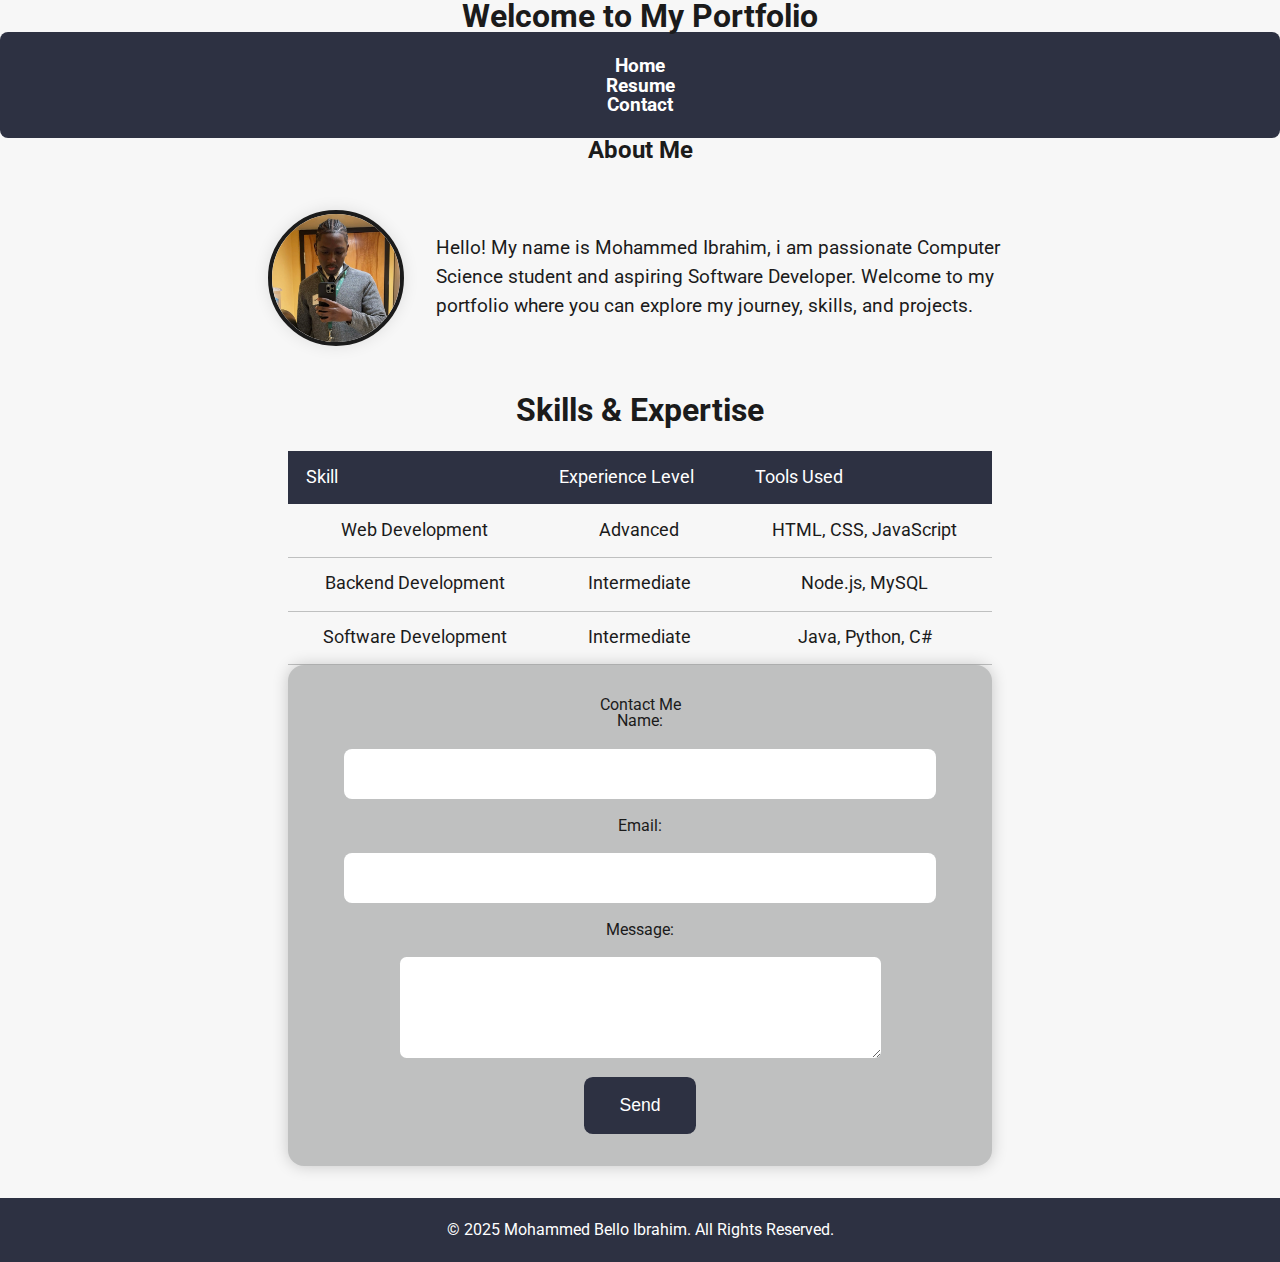
<file: index.html>
<!DOCTYPE html>
<html lang="en">
<head>
    <meta charset="UTF-8">
    <meta name="viewport" content="width=device-width, initial-scale=1.0">
    <title>Mohammed Bello Ibrahim - Portfolio</title>


    <!-- Main Styles -->
    <link rel="stylesheet" href="styles/main.css">

    <!-- Google Font -->
    <link href="https://fonts.googleapis.com/css2?family=Roboto:wght@300;400;700&display=swap" rel="stylesheet">
</head>
<body id="portfolio-page">
    
    <!-- Header Section -->
    <header class="portfolio-header">
        <h1>Welcome to My Portfolio</h1>
        <nav>
            <ul>
                <li><a href="index.html">Home</a></li>
                <li><a href="resume.html">Resume</a></li>
                <li><a href="#contact">Contact</a></li>
            </ul>
        </nav>
    </header>

    <!-- About Me Section -->
    <section id="about">
        <h2>About Me</h2>
        <div class="about-container">
            <img src="images/profile.jpg" alt="Mohammed Bello Ibrahim">
            <p>Hello! My name is Mohammed Ibrahim, i am passionate Computer Science student and aspiring Software Developer. 
               Welcome to my portfolio where you can explore my journey, skills, and projects.</p>
        </div>
    </section>

    <!-- Skills Table -->
    <section id="skills">
        <h2>Skills & Expertise</h2>
        <table>
            <thead>
                <tr>
                    <th>Skill</th>
                    <th>Experience Level</th>
                    <th>Tools Used</th>
                </tr>
            </thead>
            <tbody>
                <tr>
                    <td>Web Development</td>
                    <td>Advanced</td>
                    <td>HTML, CSS, JavaScript</td>
                </tr>
                <tr>
                    <td>Backend Development</td>
                    <td>Intermediate</td>
                    <td>Node.js, MySQL</td>
                </tr>
                <tr>
                    <td>Software Development</td>
                    <td>Intermediate</td>
                    <td>Java, Python, C#</td>
                </tr>
            </tbody>
        </table>
    </section>

    <!-- Contact Section -->
    <section id="contact">
        <h2>Contact Me</h2>
        <form>
            <label for="name">Name:</label>
            <input type="text" id="name" required>

            <label for="email">Email:</label>
            <input type="email" id="email" required>

            <label for="message">Message:</label>
            <textarea id="message" rows="5" required></textarea>

            <button type="submit">Send</button>
        </form>
    </section>

    <!-- Footer -->
    <footer>
        <p>© 2025 Mohammed Bello Ibrahim. All Rights Reserved.</p>
    </footer>

</body>
</html>
</file>
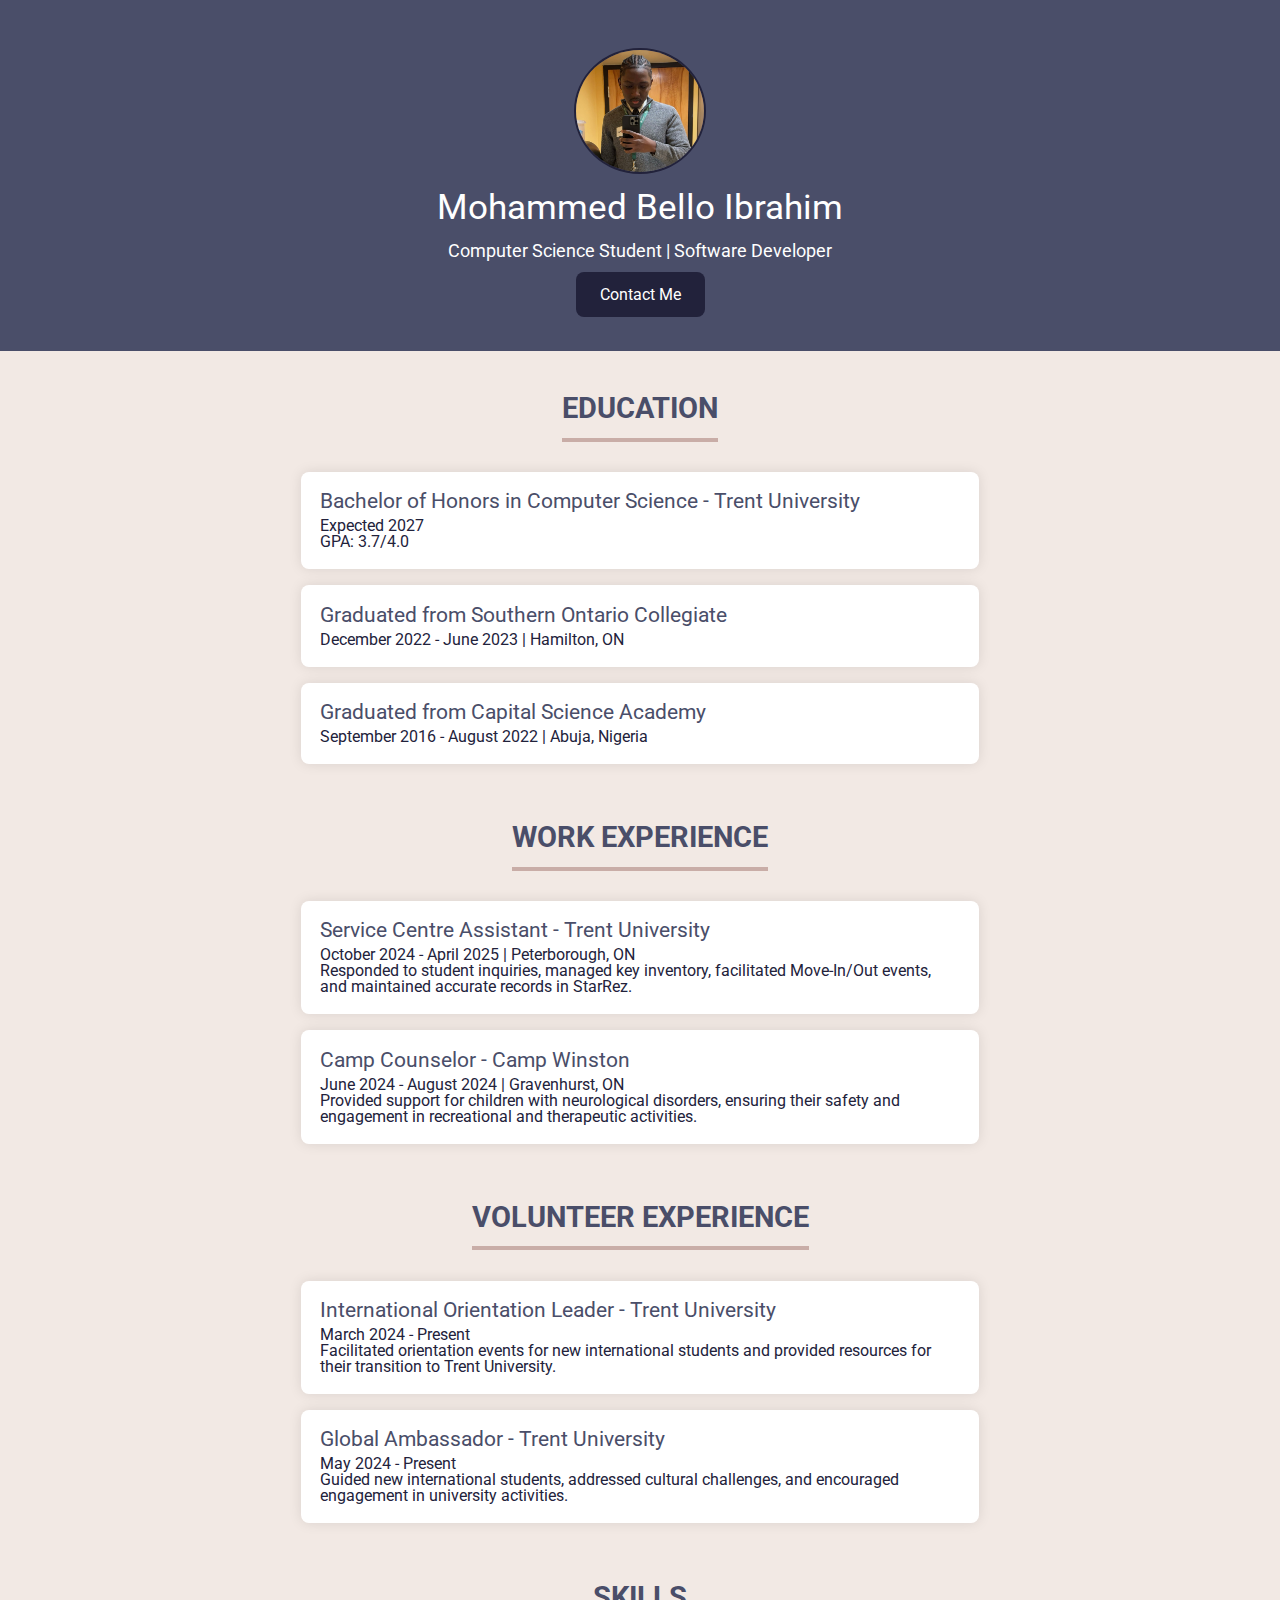
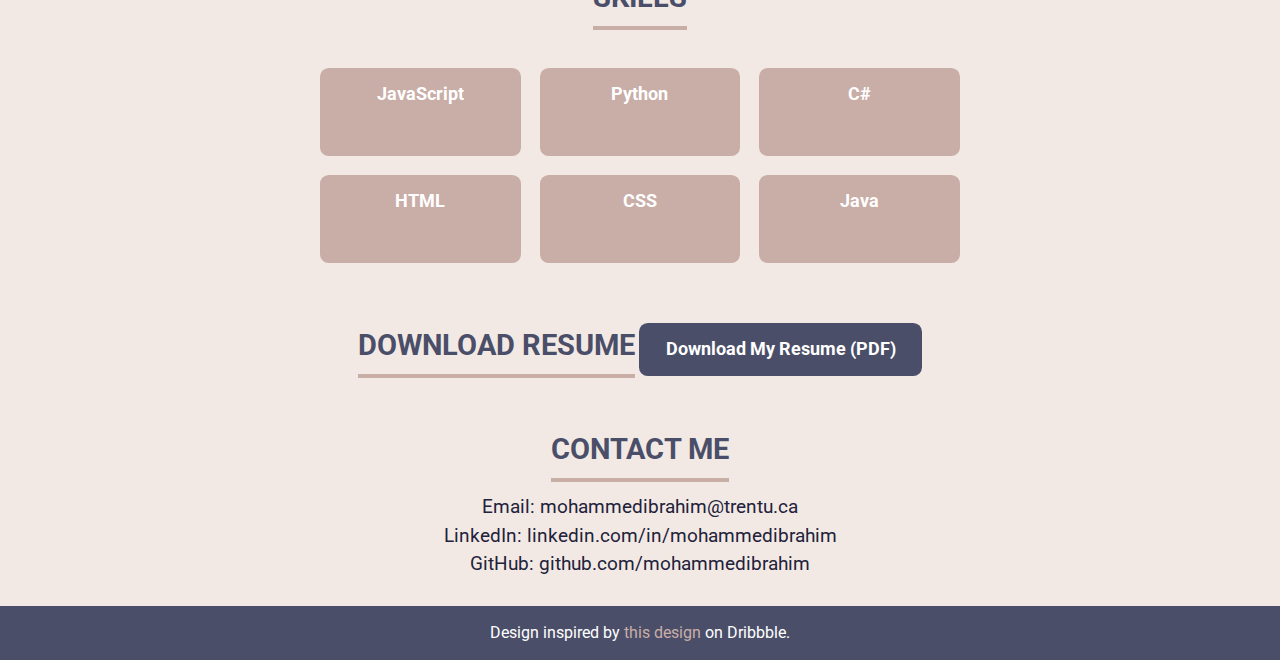
<file: resume.html>
<!DOCTYPE html>
<html lang="en">
<head>
    <meta charset="UTF-8">
    <meta name="viewport" content="width=device-width, initial-scale=1.0">
    <title>Mohammed Bello Ibrahim - Resume</title>

    <!-- Main Styles -->
    <link rel="stylesheet" href="styles/main.css">

    <!-- Google Font -->
    <link href="https://fonts.googleapis.com/css2?family=Roboto:wght@300;400;700&display=swap" rel="stylesheet">
</head>
<body id="resume-page">
    
    <header class="hero">
        <div class="hero-content">
            <img src="images/profile.jpg" alt="Mohammed Bello Ibrahim" class="hero-img">
            <h1>Mohammed Bello Ibrahim</h1>
            <p>Computer Science Student | Software Developer</p>
            <a href="#contact" class="btn">Contact Me</a>
        </div>
    </header>
    
    <!-- Education Section -->
    <section id="education">
        <h2>Education</h2>
        <div class="degree">
            <h3>Bachelor of Honors in Computer Science - Trent University</h3>
            <p>Expected 2027</p>
            <p>GPA: 3.7/4.0</p>
        </div>
        <div class="degree">
            <h3>Graduated from Southern Ontario Collegiate</h3>
            <p>December 2022 - June 2023 | Hamilton, ON</p>
        </div>
        <div class="degree">
            <h3>Graduated from Capital Science Academy</h3>
            <p>September 2016 - August 2022 | Abuja, Nigeria</p>
        </div>
    </section>

    <!-- Work Experience -->
    <section id="experience">
        <h2>Work Experience</h2>
        <div class="job">
            <h3>Service Centre Assistant - Trent University</h3>
            <p>October 2024 - April 2025 | Peterborough, ON</p>
            <p>Responded to student inquiries, managed key inventory, facilitated Move-In/Out events, and maintained accurate records in StarRez.</p>
        </div>
        <div class="job">
            <h3>Camp Counselor - Camp Winston</h3>
            <p>June 2024 - August 2024 | Gravenhurst, ON</p>
            <p>Provided support for children with neurological disorders, ensuring their safety and engagement in recreational and therapeutic activities.</p>
        </div>
    </section>

    <!-- Volunteer Experience -->
    <section id="volunteer">
        <h2>Volunteer Experience</h2>
        <div class="job">
            <h3>International Orientation Leader - Trent University</h3>
            <p>March 2024 - Present</p>
            <p>Facilitated orientation events for new international students and provided resources for their transition to Trent University.</p>
        </div>
        <div class="job">
            <h3>Global Ambassador - Trent University</h3>
            <p>May 2024 - Present</p>
            <p>Guided new international students, addressed cultural challenges, and encouraged engagement in university activities.</p>
        </div>
    </section>

    <!-- Skills Section -->
    <section id="skills">
        <h2>Skills</h2>
        <div class="skills-grid">
            <div>JavaScript</div>
            <div>Python</div>
            <div>C#</div>
            <div>HTML </div>
            <div>CSS</div>
            <div>Java</div>
        </div>

    </section>
    <!-- Download Resume Section -->
<section id="download-resume">
    <h2>Download Resume</h2>
    <a href="MohammedIbrahim_Resume.pdf" download class="download-btn">Download My Resume (PDF)</a>
</section>


    <!-- Contact Section -->
    <section id="contact">
        <h2>Contact Me</h2>
        <p>Email: mohammedibrahim@trentu.ca</p>
        <p>LinkedIn: linkedin.com/in/mohammedibrahim</p>
        <p>GitHub: github.com/mohammedibrahim</p>
    </section>

    <!-- Footer with Dribbble Credit -->
    <footer>
        <p>Design inspired by <a href="https://dribbble.com/shots/15919362-E-commerce-Vegan-Milk-Website" target="_blank">this design</a> on Dribbble.</p>
    </footer>


</body>
</html>
</file>
<file: styles/main.css>
@import url('reset.css');

/* ========================== */
/* 🔹 CSS Variables for Easy Customization */
/* ========================== */
:root {
    --resume-primary: #4A4E69;
    --resume-secondary: #9A8C98;
    --resume-background: #F2E9E4;
    --resume-text: #22223B;
    --resume-accent: #C9ADA7;
    --resume-button: #22223B;
    --resume-button-hover: #4A4E69;

    --portfolio-primary: #2D3142;
    --portfolio-secondary: #BFC0C0;
    --portfolio-background: #F7F7F7;
    --portfolio-text: #1B1B1B;
    --portfolio-accent: #EF8354;
    --portfolio-button: #1B1B1B;
    --portfolio-button-hover: #4A4E69;

    --font-primary: 'Roboto', sans-serif;
}

/* ========================== */
/* 🔹 Portfolio Page Styles   */
/* ========================== */

/* Welcome to my portfolio heading*/
#portfolio-page h1 {
    font-size: 2em; 
    font-weight: bold;
}

#portfolio-page {
    font-family: var(--font-primary);
    background-color: var(--portfolio-background);
    color: var(--portfolio-text);
    margin: 0;
    padding: 0;
    text-align: center;
}

/* 🔹 Navigation (Portfolio Only) */
#portfolio-page nav {
    display: flex;
    justify-content: center;
    gap: 2em;
    background-color: var(--portfolio-primary);
    padding: 1.5em;
    border-radius: 0.5em;
}

#portfolio-page nav a {
    color: white;
    text-decoration: none;
    font-weight: bold;
    font-size: 1.2em;
    padding: 0.5em;
    transition: color 0.3s ease-in-out;
}

#portfolio-page nav a:hover {
    color: var(--portfolio-accent);
}

/* 🔹 About Me Section */
#portfolio-page #about h2 {
    font-size: 1.5em; 
    font-weight: bold;
}
#portfolio-page .about-container {
    display: flex;
    align-items: center;
    justify-content: center;
    flex-wrap: wrap;
    gap: 2em;
    max-width: 50em;
    margin: 3em auto;
    text-align: left;
}

#portfolio-page .about-container img {
    width: 8em;
    height: 8em;
    border-radius: 50%;
    display: block;
    border: 0.3em solid var(--portfolio-text);
    box-shadow: 0 0 1em rgba(0, 0, 0, 0.1);
}

#portfolio-page .about-container p {
    font-size: 1.2em;
    line-height: 1.5;
    max-width: 30em;
}

/* 🔹 Skills Table */
#portfolio-page #skills h2 {
    font-size: 2em; 
    font-weight: bold;
    margin-bottom: 0.8em;
}
#portfolio-page #skills table {
    width: 90%;
    max-width: 40em;
    margin: auto;
    border-collapse: collapse;
    font-size: 1.1em;
}

#portfolio-page #skills th {
    background-color: var(--portfolio-primary);
    color: white;
    padding: 1em;
    text-align: left;
}

#portfolio-page #skills td {
    padding: 1em;
    border-bottom: 0.1em solid var(--portfolio-secondary);
}

/* 🔹 Contact Section */
#portfolio-page #contact {
    background: var(--portfolio-secondary);
    padding: 2em;
    border-radius: 1em;
    max-width: 40em;
    margin: auto;
    box-shadow: 0 0 1em rgba(0, 0, 0, 0.2);
}

#portfolio-page #contact form {
    display: flex;
    flex-direction: column;
    gap: 1.2em;
    align-items: center;
}

#portfolio-page #contact input,
#portfolio-page #contact textarea {
    width: 100%;
    max-width: 35em;
    padding: 1em;
    border-radius: 0.5em;
    border: none;
    background: white;
    font-size: 1em;
    outline: none;
}

#portfolio-page #contact button {
    background: var(--portfolio-primary);
    color: white;
    padding: 1em 2em;
    border-radius: 0.5em;
    border: none;
    font-size: 1.1em;
    cursor: pointer;
    transition: background 0.3s ease-in-out;
}

#portfolio-page #contact button:hover {
    background: var(--portfolio-button-hover);
}

/* 🔹 Footer */
#portfolio-page footer {
    background: var(--portfolio-primary);
    color: white;
    padding: 1.5em;
    text-align: center;
    margin-top: 2em;
}

/* ========================== */
/* 🔹 Resume Page Styles      */
/* ========================== */
#resume-page {
    font-family: var(--font-primary);
    background-color: var(--resume-background);
    color: var(--resume-text);
    text-align: center;
}

/* 🔹 Hero Section */
#resume-page .hero {
    background: var(--resume-primary);
    color: white;
    padding: 3em 1.5em;
    text-align: center;
    position: relative;
}

#resume-page .hero h1 {
    font-size: 2.2em;
    margin-bottom: 0.5em;
    animation: fadeIn 1s ease-in-out;
}

#resume-page .hero p {
    font-size: 1.1em;
    margin-bottom: 1.5em;
    animation: fadeIn 1.5s ease-in-out;
}

#resume-page .hero .btn {
    background: var(--resume-button);
    color: white;
    padding: 0.8em 1.5em;
    text-decoration: none;
    border-radius: 0.5em;
    transition: background 0.3s ease-in-out, transform 0.2s;
}

#resume-page .hero .btn:hover {
    background: var(--resume-button-hover);
    transform: scale(1.05);
}

/* 🔹 Profile Image */
#resume-page .hero img {
    width: 8em;
    height: auto;
    border-radius: 50%;
    display: block;
    margin: 0 auto 1em;
    border: 0.15em solid var(--resume-text);
    animation: fadeIn 2s ease-in-out;
}

/* 🔹 Section Titles */
#resume-page h2 {
    font-size: 1.8em;
    font-weight: bold;
    text-transform: uppercase;
    color: var(--resume-primary);
    margin-top: 1.5em;
    margin-bottom: 0.5em;
    padding-bottom: 0.5em;
    border-bottom: 0.15em solid var(--resume-accent);
    display: inline-block;
    position: relative;
    animation: slideIn 1s ease-in-out;
}

/* 🔹 Work & Education Sections */
#resume-page .job, 
#resume-page .degree {
    background: white;
    padding: 1.2em;
    margin: 1em auto;
    border-radius: 0.5em;
    box-shadow: 0 0 0.8em rgba(0, 0, 0, 0.1);
    text-align: left;
    max-width: 40em;
    transition: transform 0.3s ease-in-out;
}

#resume-page .job:hover, 
#resume-page .degree:hover {
    transform: translateY(-0.3em);
}

#resume-page .job h3, 
#resume-page .degree h3 {
    margin-bottom: 0.3em;
    color: var(--resume-primary);
    font-size: 1.3em;
}

/* 🔹 Skills Section */
#resume-page .skills-grid {
    display: grid;
    grid-template-columns: repeat(3, 1fr);
    gap: 1.2em;
    max-width: 40em;
    margin: 1.5em auto;
}

#resume-page .skills-grid div {
    background: var(--resume-accent);
    padding: 1em;
    border-radius: 0.5em;
    color: white;
    font-weight: bold;
    font-size: 1.1em;
    text-align: center;
    min-height: 3em;
    transition: background 0.3s ease-in-out, transform 0.2s;
}

#resume-page .skills-grid div:hover {
    background: var(--resume-primary);
    transform: scale(1.05);
}

/* 🔹 Contact Section */
#resume-page #contact p {
    font-size: 1.2em;
    margin-bottom: 0.5em;
    animation: fadeIn 2s ease-in-out;
}

/* 🔹 Footer */
#resume-page footer {
    background: var(--resume-primary);
    color: white;
    padding: 1.2em;
    margin-top: 2em;
    animation: fadeIn 2s ease-in-out;
}

#resume-page footer a {
    color: var(--resume-accent);
    text-decoration: none;
}

#resume-page footer a:hover {
    text-decoration: underline;
}

/* 🔹 Animations */
@keyframes fadeIn {
    from { opacity: 0; }
    to { opacity: 1; }
}

@keyframes slideIn {
    from { transform: translateY(-1em); opacity: 0; }
    to { transform: translateY(0); opacity: 1; }
}
/* 🔹 Download Resume Button */
#resume-page .download-btn {
    display: inline-block;
    background: var(--resume-primary);
    color: white;
    padding: 1em 1.5em;
    border-radius: 0.5em;
    font-size: 1.1em;
    text-decoration: none;
    transition: background 0.3s ease-in-out, transform 0.2s;
    font-weight: bold;
    margin-top: 1em;
}

#resume-page .download-btn:hover {
    background: var(--resume-button-hover);
    transform: scale(1.05);
}
@media (max-width: 768px) {
    .skills-grid {
        grid-template-columns: repeat(2, 1fr);
    }

    .about-container {
        flex-direction: column;
        text-align: center;
    }
}
</file>
